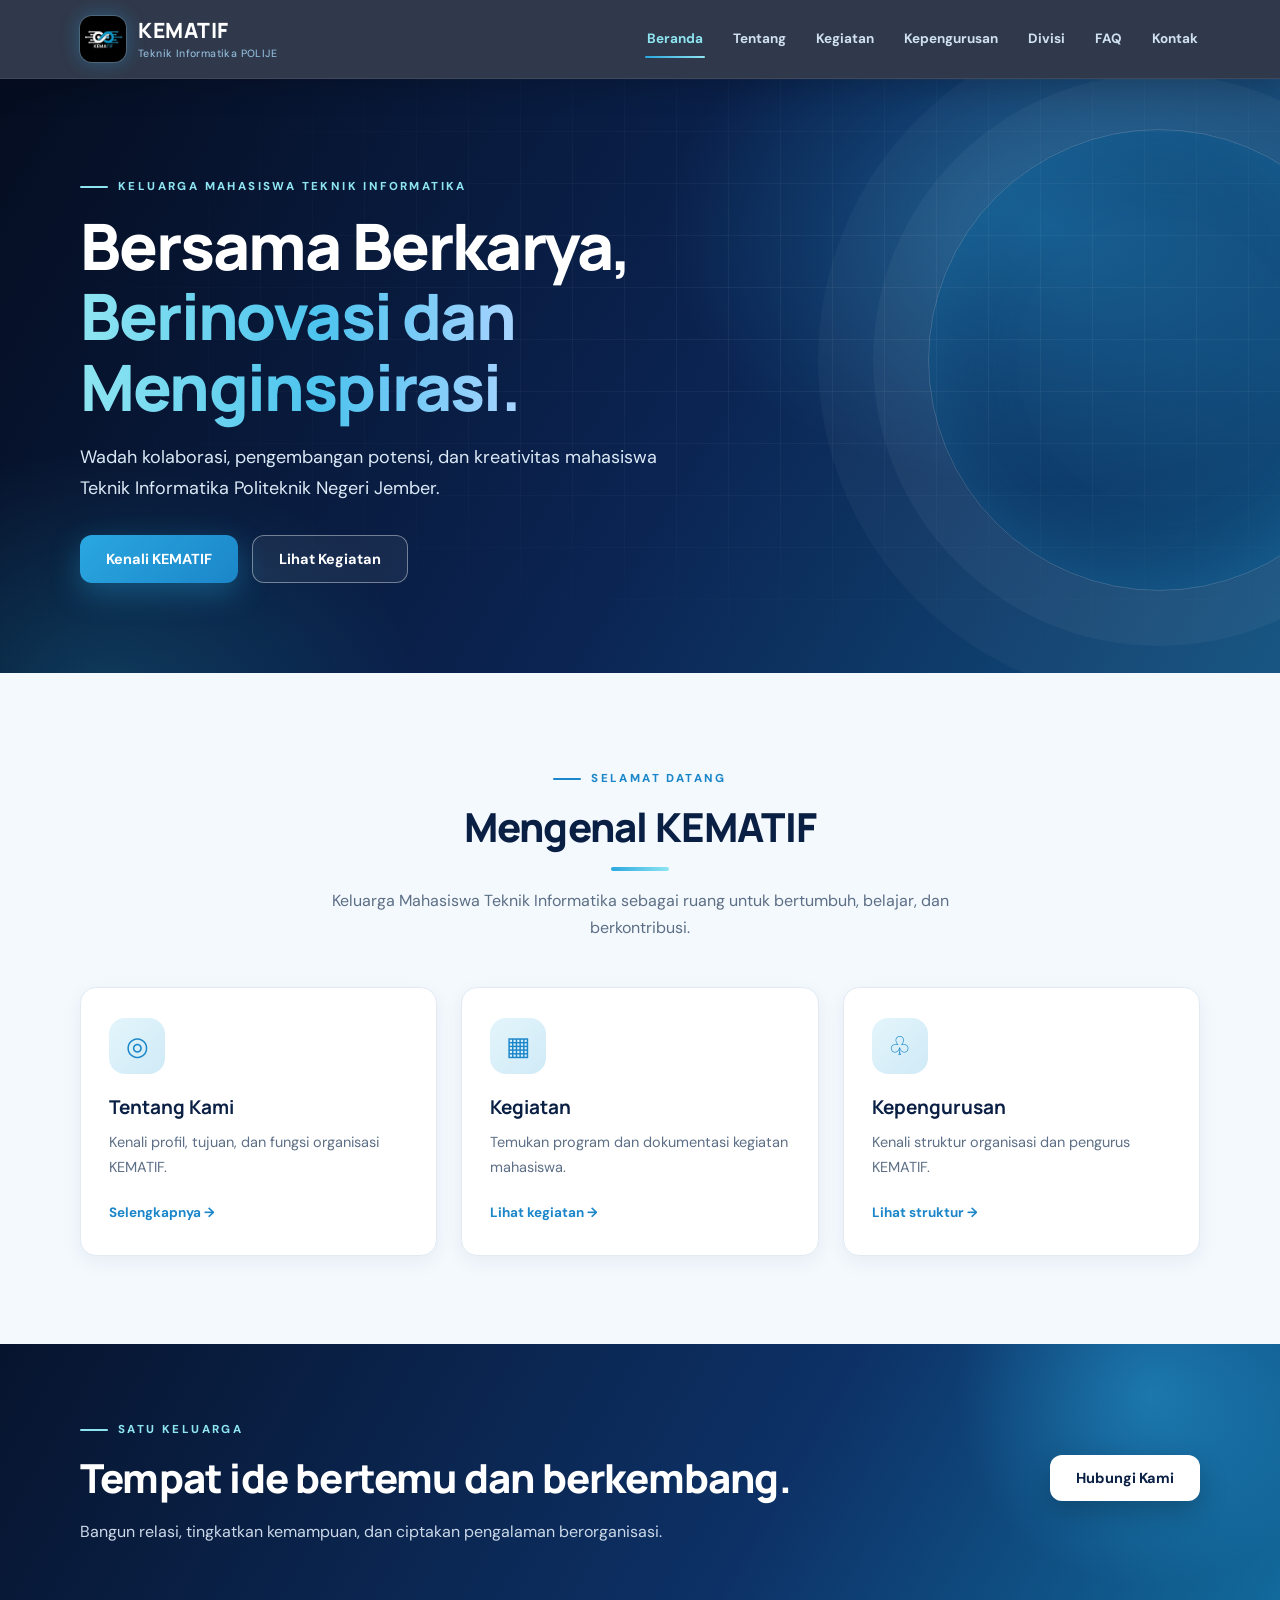
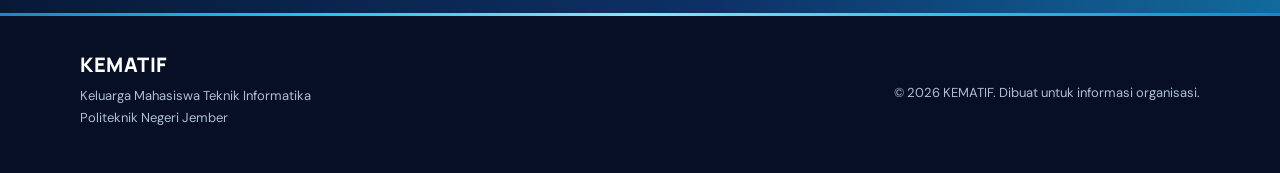
<file: index.html>
<!DOCTYPE html>
<html lang="en">
<head>
  <meta charset="UTF-8"><meta name="viewport" content="width=device-width, initial-scale=1.0">
  <title>KEMATIF | Keluarga Mahasiswa Teknik Informatika</title>
  <link rel="stylesheet" href="css/style.css">
</head>
<body>
<header class="site-header">
  <nav class="navbar container">
    <a class="brand" href="index.html">
      <img src="images/logo-kematif.png" alt="Logo KEMATIF" onerror="this.style.display='none'">
      <span>KEMATIF<small>Teknik Informatika POLIJE</small>
    </span>
    </a>
    <button class="menu-toggle" aria-label="Buka menu" aria-expanded="false">☰</button>
    <div class="nav-links">
      <a class="active" href="index.html">Beranda</a>
      <a href="tentang.html">Tentang</a>
      <a href="kegiatan.html">Kegiatan</a>
      <a href="kepengurusan.html">Kepengurusan</a>
      <a href="divisi.html">Divisi</a>
      <a href="faq.html">FAQ</a>
      <a href="kontak.html">Kontak</a>
    </div>
  </nav>
</header>
<main>
  <section class="hero">
    <div class="container hero-content">
      <p class="eyebrow">KELUARGA MAHASISWA TEKNIK INFORMATIKA</p>
      <h1>Bersama Berkarya,<br>
        <span>Berinovasi dan Menginspirasi.</span>
      </h1>
      <p>Wadah kolaborasi, pengembangan potensi, dan kreativitas mahasiswa Teknik Informatika Politeknik Negeri Jember.</p>
      <div class="hero-actions">
        <a class="btn primary" href="tentang.html">Kenali KEMATIF</a>
        <a class="btn outline" href="kegiatan.html">Lihat Kegiatan</a>
      </div>
    </div>
  </section>
  <section class="section container">
    <div class="section-heading">
      <p class="eyebrow">SELAMAT DATANG</p>
      <h2>Mengenal KEMATIF</h2>
      <p>Keluarga Mahasiswa Teknik Informatika sebagai ruang untuk bertumbuh, belajar, dan berkontribusi.</p>
    </div>
    <div class="feature-grid">
      <article class="feature-card">
        <div class="feature-icon">◎</div>
        <h3>Tentang Kami</h3>
        <p>Kenali profil, tujuan, dan fungsi organisasi KEMATIF.</p>
        <a href="tentang.html">Selengkapnya →</a>
      </article>
      <article class="feature-card">
        <div class="feature-icon">▦</div>
        <h3>Kegiatan</h3>
        <p>Temukan program dan dokumentasi kegiatan mahasiswa.</p>
        <a href="kegiatan.html">Lihat kegiatan →</a>
      </article>
      <article class="feature-card">
        <div class="feature-icon">♧</div>
        <h3>Kepengurusan</h3>
        <p>Kenali struktur organisasi dan pengurus KEMATIF.</p>
        <a href="kepengurusan.html">Lihat struktur →</a>
      </article>
    </div>
  </section>
  <section class="highlight">
    <div class="container highlight-inner"><div>
      <p class="eyebrow">SATU KELUARGA</p>
      <h2>Tempat ide bertemu dan berkembang.</h2>
      <p>Bangun relasi, tingkatkan kemampuan, dan ciptakan pengalaman berorganisasi.</p>
    </div>
    <a class="btn light" href="kontak.html">Hubungi Kami</a>
  </div>
</section>
</main>
<footer class="footer">
  <div class="container footer-inner">
    <div><strong>KEMATIF</strong>
      <p>Keluarga Mahasiswa Teknik Informatika<br>Politeknik Negeri Jember</p>
    </div>
    <div>
      <p>© <span id="year"></span>
         KEMATIF. Dibuat untuk informasi organisasi.
       </p>
      </div>
    </div>
  </footer>
<script src="js/script.js"></script>
</body>
</html>
</file>
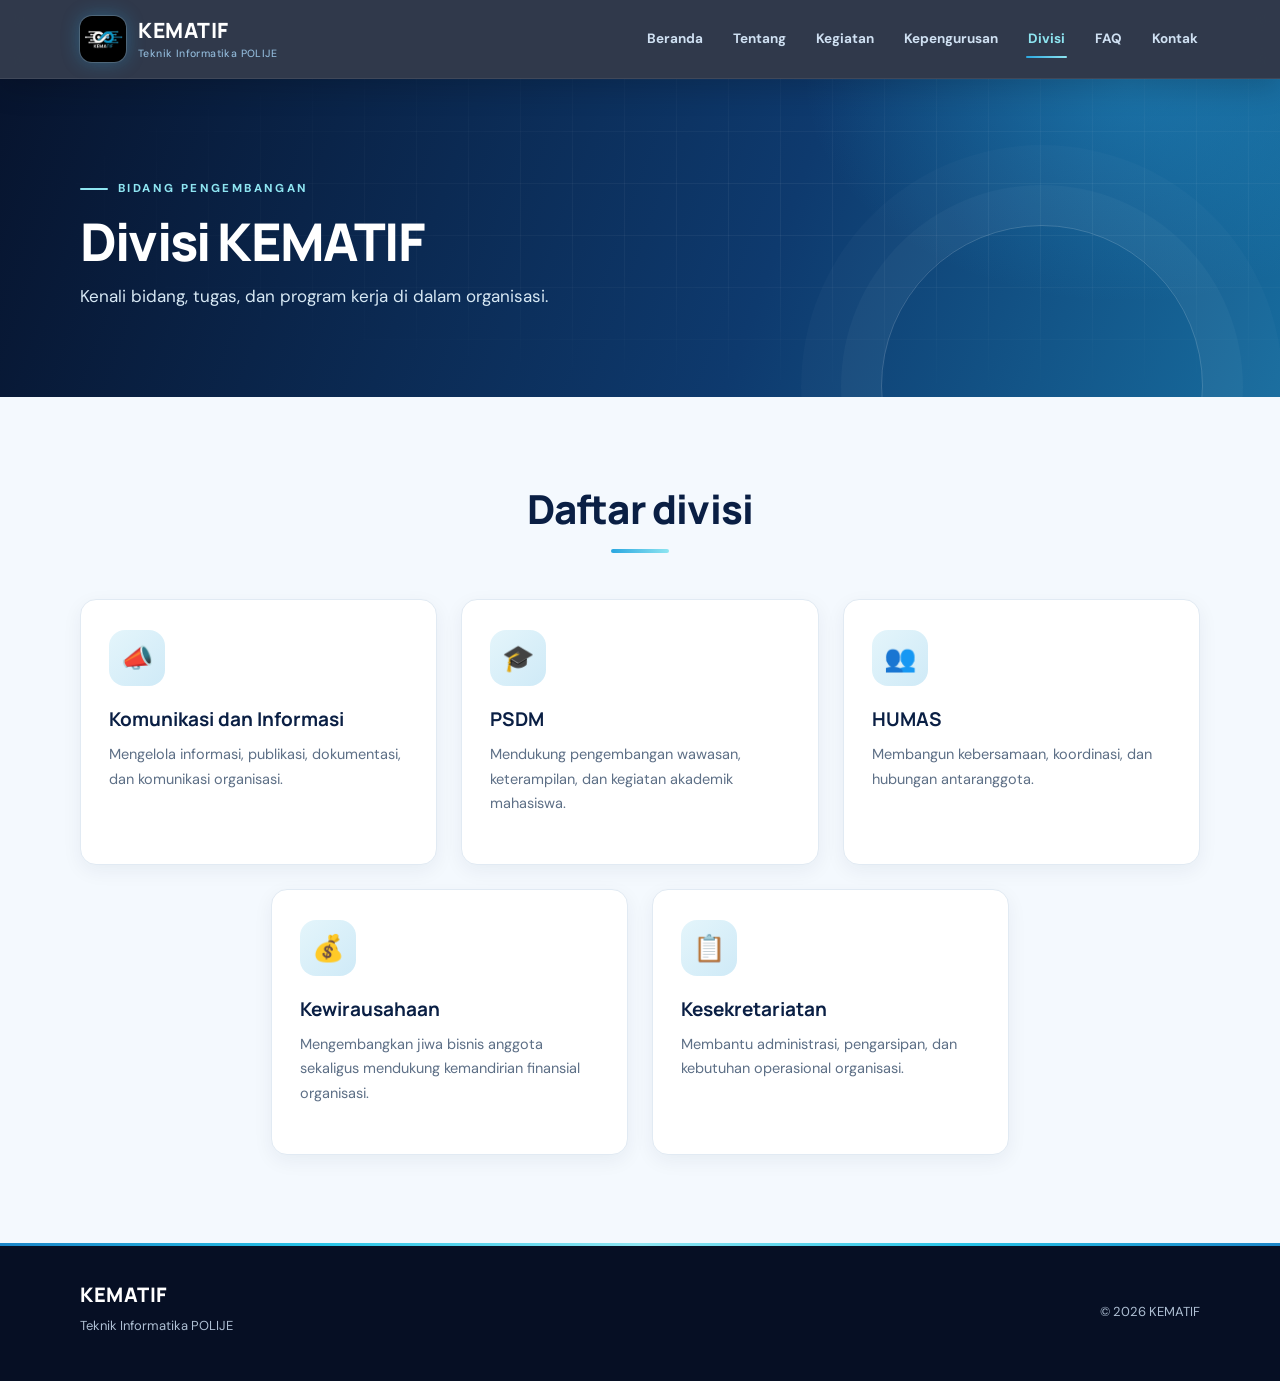
<file: divisi.html>
<!DOCTYPE html>
<html lang="id">
    <head>
        <meta charset="UTF-8">
        <meta name="viewport" content="width=device-width, initial-scale=1.0">
        <title>Divisi KEMATIF</title>
        <link rel="stylesheet" href="css/style.css">
    </head>
<body>
    <header class="site-header">
        <nav class="navbar container">
            <a class="brand" href="index.html">
                <img src="images/logo-kematif.png" alt="Logo KEMATIF" onerror="this.style.display='none'">
                <span>KEMATIF<small>Teknik Informatika POLIJE</small>
                </span>
            </a>
            <button class="menu-toggle" aria-label="Buka menu" aria-expanded="false">☰</button>
            <div class="nav-links"><a href="index.html">Beranda</a>
                <a href="tentang.html">Tentang</a>
                <a href="kegiatan.html">Kegiatan</a>
                <a href="kepengurusan.html">Kepengurusan</a>
                <a class="active" href="divisi.html">Divisi</a>
                <a href="faq.html">FAQ</a>
                <a href="kontak.html">Kontak</a>
            </div>
        </nav>
    </header>
<main>
    <section class="page-hero">
        <div class="container">
            <p class="eyebrow">BIDANG PENGEMBANGAN</p>
            <h1>Divisi KEMATIF</h1>
            <p>Kenali bidang, tugas, dan program kerja di dalam organisasi.</p>
        </div>
    </section>
<section class="section container">
    <div class="section-heading">
        <h2>Daftar divisi</h2>
        <p></p>
    </div>
    <div class="feature-grid">
        <article class="feature-card">
            <div class="feature-icon">📣</div>
            <h3>Komunikasi dan Informasi</h3>
            <p>Mengelola informasi, publikasi, dokumentasi, dan komunikasi organisasi.</p>
        </article><article class="feature-card">
            <div class="feature-icon">🎓</div>
            <h3>PSDM</h3>
            <p>Mendukung pengembangan wawasan, keterampilan, dan kegiatan akademik mahasiswa.</p>
        </article><article class="feature-card">
            <div class="feature-icon">👥</div>
            <h3>HUMAS</h3>
            <p>Membangun kebersamaan, koordinasi, dan hubungan antaranggota.</p>
        </article>
        <article class="feature-card">
            <div class="feature-icon">💰</div>
            <h3>Kewirausahaan</h3>
            <p>Mengembangkan jiwa bisnis anggota sekaligus mendukung kemandirian finansial organisasi.</p>
        </article>
        <article class="feature-card">
            <div class="feature-icon">📋</div>
            <h3>Kesekretariatan</h3>
            <p>Membantu administrasi, pengarsipan, dan kebutuhan operasional organisasi.</p>
        </article>
    </div>
</section>
</main>
<footer class="footer">
    <div class="container footer-inner">
        <div>
            <strong>KEMATIF</strong>
            <p>Teknik Informatika POLIJE</p>
        </div>
        <p>© <span id="year"></span> KEMATIF</p>
    </div>
</footer>
<script src="js/script.js"></script>
</body>
</html>
</file>
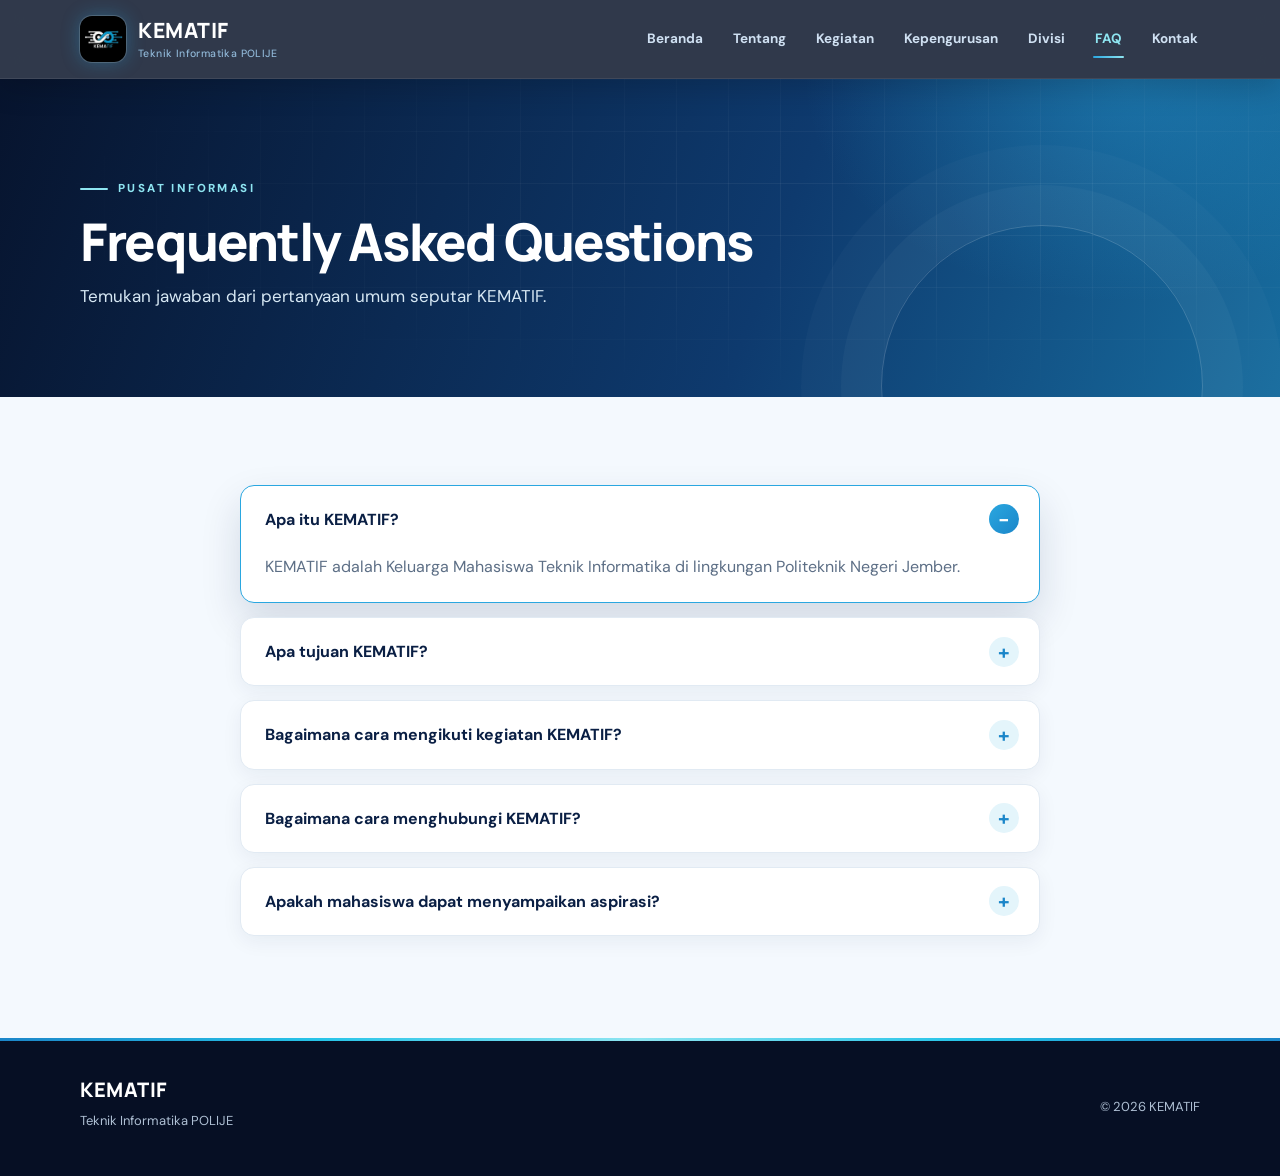
<file: faq.html>
<!DOCTYPE html>
<html lang="id">
    <head>
        <meta charset="UTF-8">
        <meta name="viewport" content="width=device-width, initial-scale=1.0">
        <title>FAQ KEMATIF</title>
        <link rel="stylesheet" href="css/style.css">
    </head>
<body>
    <header class="site-header">
        <nav class="navbar container">
            <a class="brand" href="index.html">
                <img src="images/logo-kematif.png" alt="Logo KEMATIF" onerror="this.style.display='none'">
                <span>KEMATIF<small>Teknik Informatika POLIJE</small>
                </span>
            </a>
            <button class="menu-toggle" aria-label="Buka menu" aria-expanded="false">☰</button>
            <div class="nav-links">
                <a href="index.html">Beranda</a>
                <a href="tentang.html">Tentang</a>
                <a href="kegiatan.html">Kegiatan</a>
                <a href="kepengurusan.html">Kepengurusan</a>
                <a href="divisi.html">Divisi</a>
                <a class="active" href="faq.html">FAQ</a>
                <a href="kontak.html">Kontak</a>
            </div>
        </nav>
    </header>
<main>
    <section class="page-hero">
        <div class="container">
            <p class="eyebrow">PUSAT INFORMASI</p>
            <h1>Frequently Asked Questions</h1>
            <p>Temukan jawaban dari pertanyaan umum seputar KEMATIF.</p>
        </div>
    </section>
<section class="section container narrow">
    <details open>
        <summary>Apa itu KEMATIF?</summary>
        <p>KEMATIF adalah Keluarga Mahasiswa Teknik Informatika di lingkungan Politeknik Negeri Jember.</p>
    </details>
    <details>
        <summary>Apa tujuan KEMATIF?</summary>
        <p>Menjadi wadah pengembangan potensi, aspirasi, komunikasi, dan kolaborasi mahasiswa.</p>
    </details>
    <details>
        <summary>Bagaimana cara mengikuti kegiatan KEMATIF?</summary>
        <p>Pantau informasi kegiatan melalui kanal komunikasi resmi KEMATIF atau hubungi pengurus.</p>
    </details>
    <details>
        <summary>Bagaimana cara menghubungi KEMATIF?</summary>
        <p>Kunjungi halaman Kontak untuk melihat informasi komunikasi organisasi.</p>
    </details>
    <details>
        <summary>Apakah mahasiswa dapat menyampaikan aspirasi?</summary>
        <p>Mahasiswa dapat menyampaikan aspirasi melalui pengurus atau kanal komunikasi resmi organisasi.</p>
    </details>
</section>
</main>
<footer class="footer">
    <div class="container footer-inner">
        <div>
            <strong>KEMATIF</strong>
            <p>Teknik Informatika POLIJE</p>
        </div>
        <p>© <span id="year"></span> KEMATIF</p>
    </div>
</footer>
<script src="js/script.js"></script>
</body>
</html>
</file>
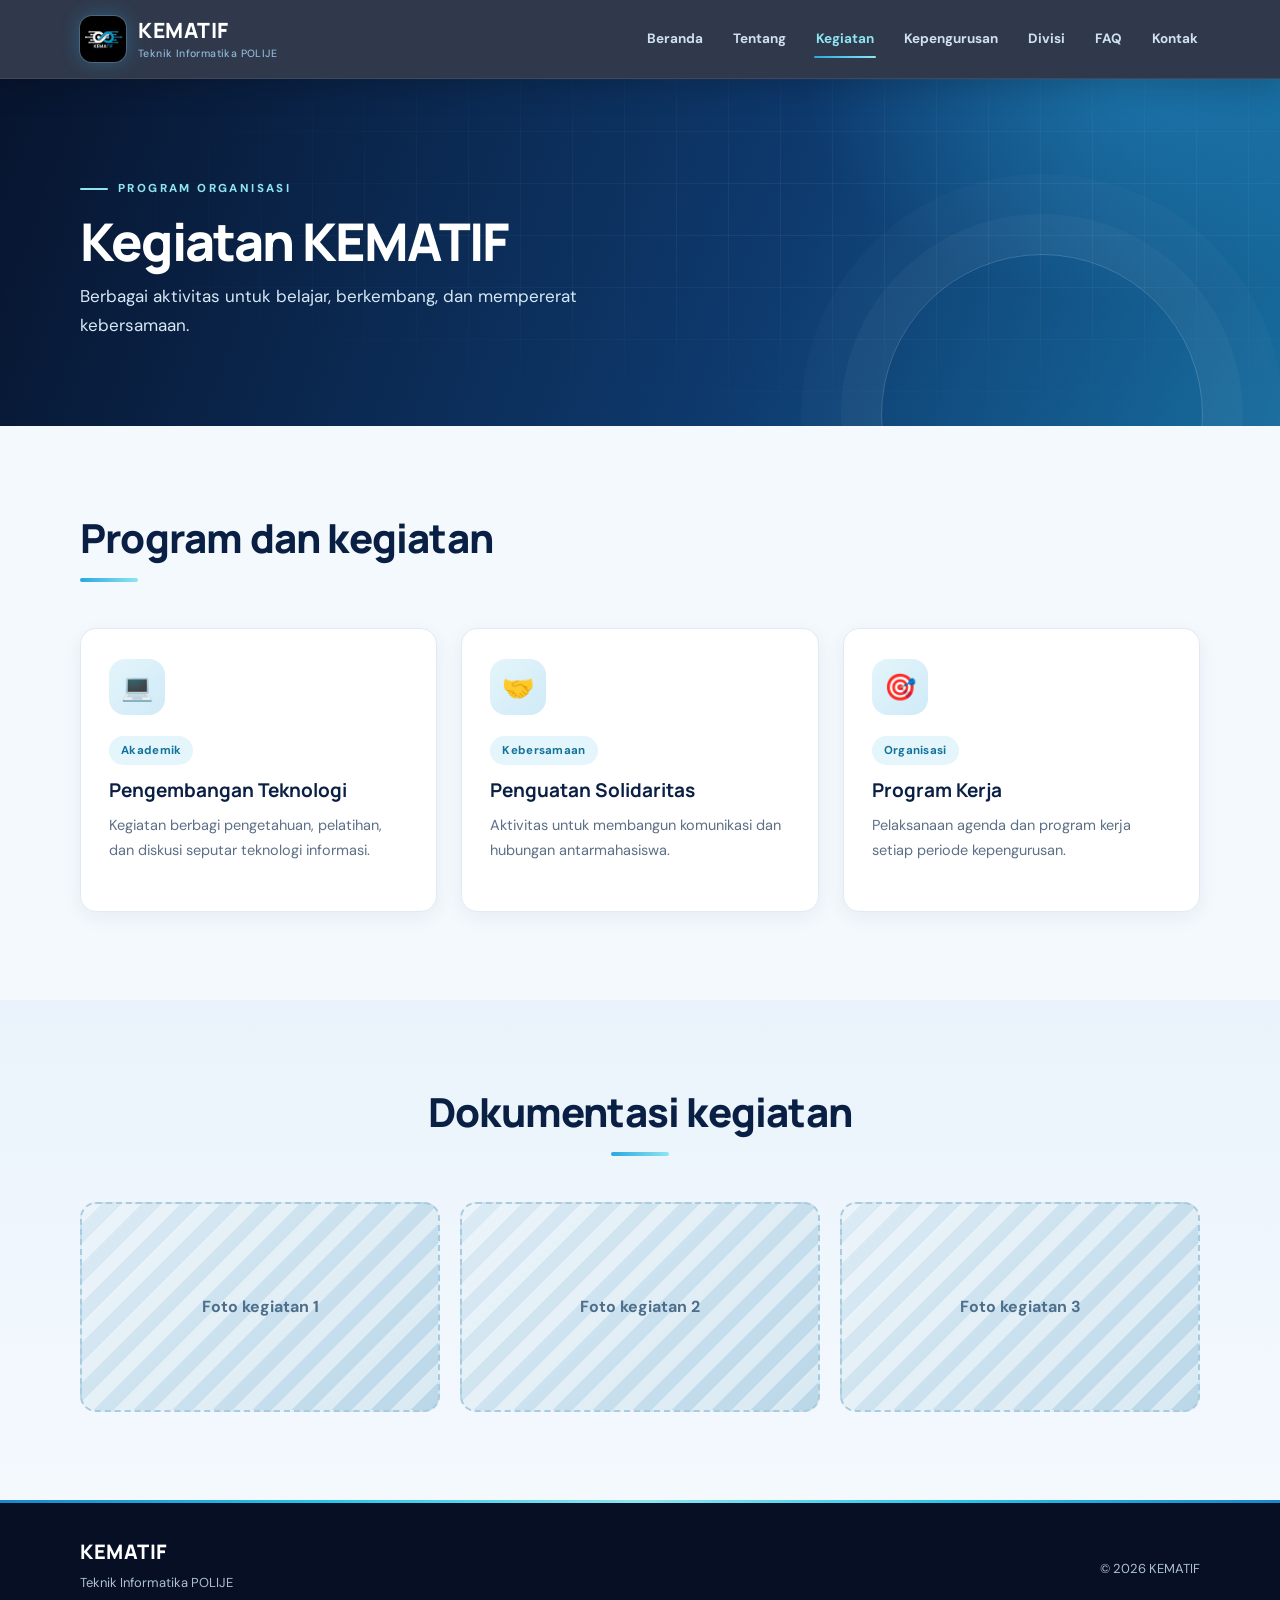
<file: kegiatan.html>
<!DOCTYPE html>
<html lang="id">
    <head>
        <meta charset="UTF-8">
        <meta name="viewport" content="width=device-width, initial-scale=1.0">
        <title>Kegiatan KEMATIF</title>
        <link rel="stylesheet" href="css/style.css">
    </head>
<body>
<header class="site-header">
    <nav class="navbar container">
        <a class="brand" href="index.html">
            <img src="images/logo-kematif.png" alt="Logo KEMATIF" onerror="this.style.display='none'">
            <span>KEMATIF<small>Teknik Informatika POLIJE</small>
            </span>
        </a>
        <button class="menu-toggle" aria-label="Buka menu" aria-expanded="false">☰</button>
        <div class="nav-links">
            <a href="index.html">Beranda</a>
            <a href="tentang.html">Tentang</a>
            <a class="active" href="kegiatan.html">Kegiatan</a>
            <a href="kepengurusan.html">Kepengurusan</a>
            <a href="divisi.html">Divisi</a>
            <a href="faq.html">FAQ</a>
            <a href="kontak.html">Kontak</a>
        </div>
    </nav>
</header>
<main>
    <section class="page-hero">
        <div class="container">
            <p class="eyebrow">PROGRAM ORGANISASI</p>
            <h1>Kegiatan KEMATIF</h1>
            <p>Berbagai aktivitas untuk belajar, berkembang, dan mempererat kebersamaan.</p>
        </div>
    </section>
<section class="section container">
    <div class="section-heading left">
        <h2>Program dan kegiatan</h2>
        <p>
        </p>
    </div>
    <div class="feature-grid">
        <article class="feature-card">
            <div class="feature-icon">💻</div>
            <span class="tag">Akademik</span>
            <h3>Pengembangan Teknologi</h3>
            <p>Kegiatan berbagi pengetahuan, pelatihan, dan diskusi seputar teknologi informasi.</p>
        </article>
        <article class="feature-card">
            <div class="feature-icon">🤝</div>
            <span class="tag">Kebersamaan</span>
            <h3>Penguatan Solidaritas</h3>
            <p>Aktivitas untuk membangun komunikasi dan hubungan antarmahasiswa.</p>
        </article>
        <article class="feature-card">
            <div class="feature-icon">🎯</div>
            <span class="tag">Organisasi</span>
            <h3>Program Kerja</h3>
            <p>Pelaksanaan agenda dan program kerja setiap periode kepengurusan.</p>
        </article>
    </div>
</section>
<section class="section soft">
    <div class="container">
        <div class="section-heading">
            <h2>Dokumentasi kegiatan</h2>
            <p>
            </p>
        </div>
        <div class="gallery-grid">
            <div class="gallery-placeholder">Foto kegiatan 1</div>
            <div class="gallery-placeholder">Foto kegiatan 2</div>
            <div class="gallery-placeholder">Foto kegiatan 3</div>
        </div>
    </div>
</section>
</main>
<footer class="footer">
    <div class="container footer-inner">
        <div>
            <strong>KEMATIF</strong>
            <p>Teknik Informatika POLIJE</p>
        </div>
        <p>© <span id="year"></span> KEMATIF</p>
    </div>
</footer>
<script src="js/script.js"></script>
</body>
</html>
</file>
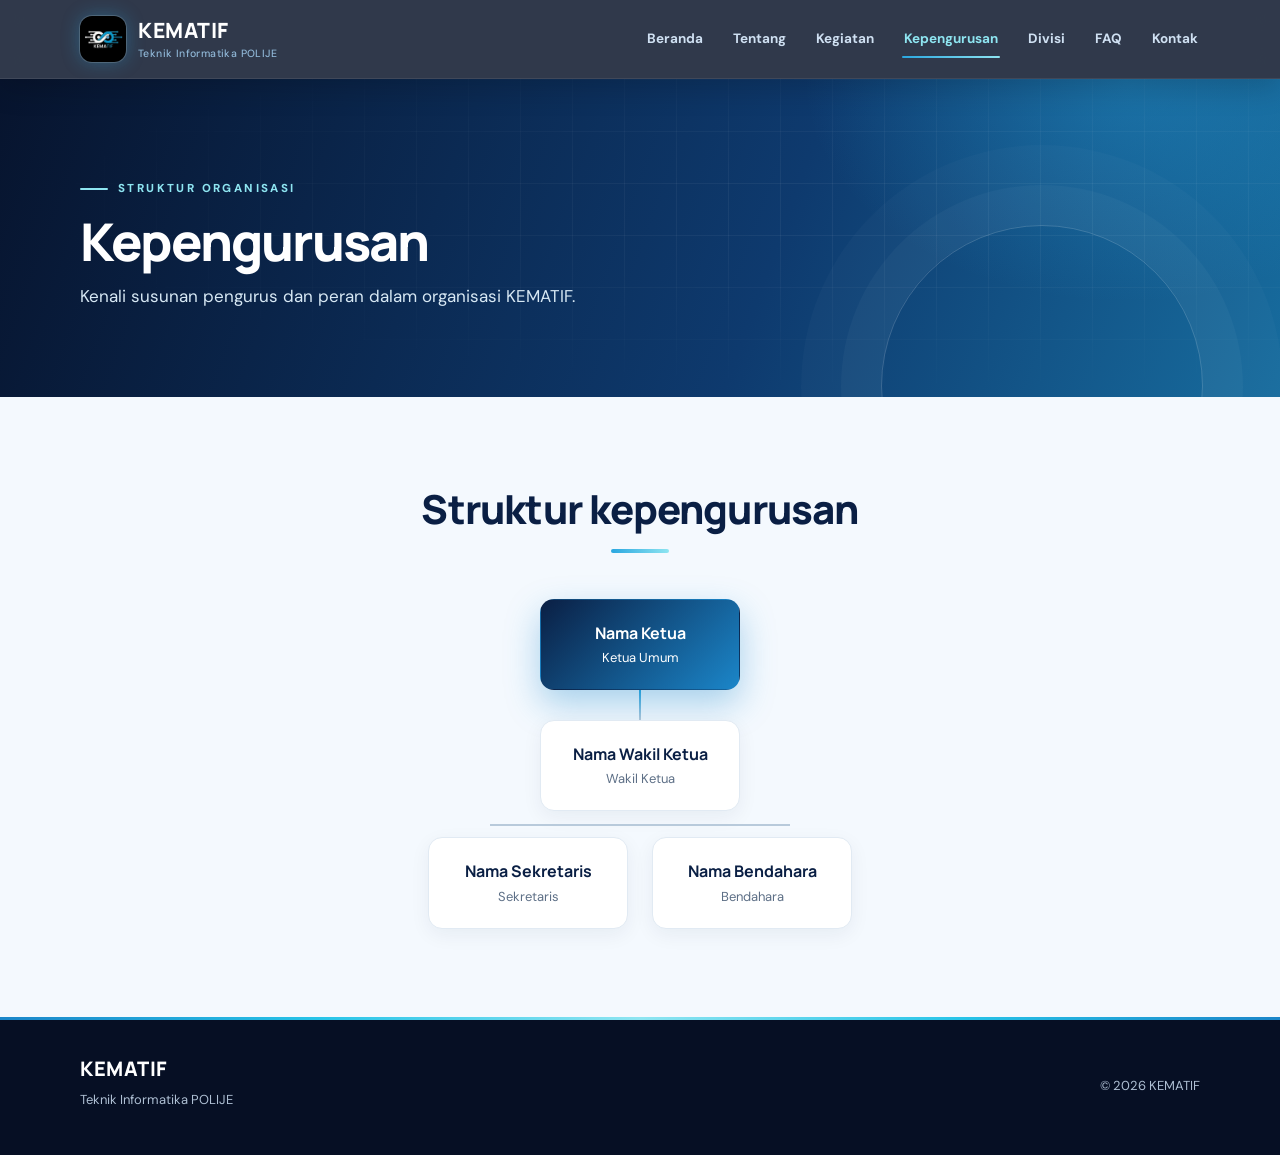
<file: kepengurusan.html>
<!DOCTYPE html>
<html lang="id">
    <head>
        <meta charset="UTF-8">
        <meta name="viewport" content="width=device-width, initial-scale=1.0">
        <title>Kepengurusan KEMATIF</title>
        <link rel="stylesheet" href="css/style.css">
    </head>
<body>
    <header class="site-header">
        <nav class="navbar container">
            <a class="brand" href="index.html">
                <img src="images/logo-kematif.png" alt="Logo KEMATIF" onerror="this.style.display='none'">
                <span>KEMATIF<small>Teknik Informatika POLIJE</small>
                </span>
            </a>
            <button class="menu-toggle" aria-label="Buka menu" aria-expanded="false">☰</button>
            <div class="nav-links">
                <a href="index.html">Beranda</a>
                <a href="tentang.html">Tentang</a>
                <a href="kegiatan.html">Kegiatan</a>
                <a class="active" href="kepengurusan.html">Kepengurusan</a>
                <a href="divisi.html">Divisi</a>
                <a href="faq.html">FAQ</a>
                <a href="kontak.html">Kontak</a>
            </div>
        </nav>
    </header>
<main>
    <section class="page-hero">
        <div class="container">
            <p class="eyebrow">STRUKTUR ORGANISASI</p>
            <h1>Kepengurusan</h1>
            <p>Kenali susunan pengurus dan peran dalam organisasi KEMATIF.</p>
        </div>
    </section>
<section class="section container">
    <div class="section-heading">
        <h2>Struktur kepengurusan</h2>
        <p></p>
    </div>
    <div class="org-chart">
        <div class="person main-person">
            <strong>Nama Ketua</strong>
            <span>Ketua Umum</span>
        </div>
        <div class="org-connector"></div>
        <div class="person">
            <strong>Nama Wakil Ketua</strong>
            <span>Wakil Ketua</span>
        </div>
        <div class="org-branches"><div class="person">
            <strong>Nama Sekretaris</strong>
            <span>Sekretaris</span>
        </div>
        <div class="person">
            <strong>Nama Bendahara</strong>
            <span>Bendahara</span>
        </div>
    </div>
</div>
</section>
</main>
<footer class="footer">
    <div class="container footer-inner">
        <div>
            <strong>KEMATIF</strong>
            <p>Teknik Informatika POLIJE</p>
        </div>
        <p>© <span id="year"></span>
             KEMATIF</p>
            </div>
        </footer>
        <script src="js/script.js"></script>
    </body>
</html>
</file>
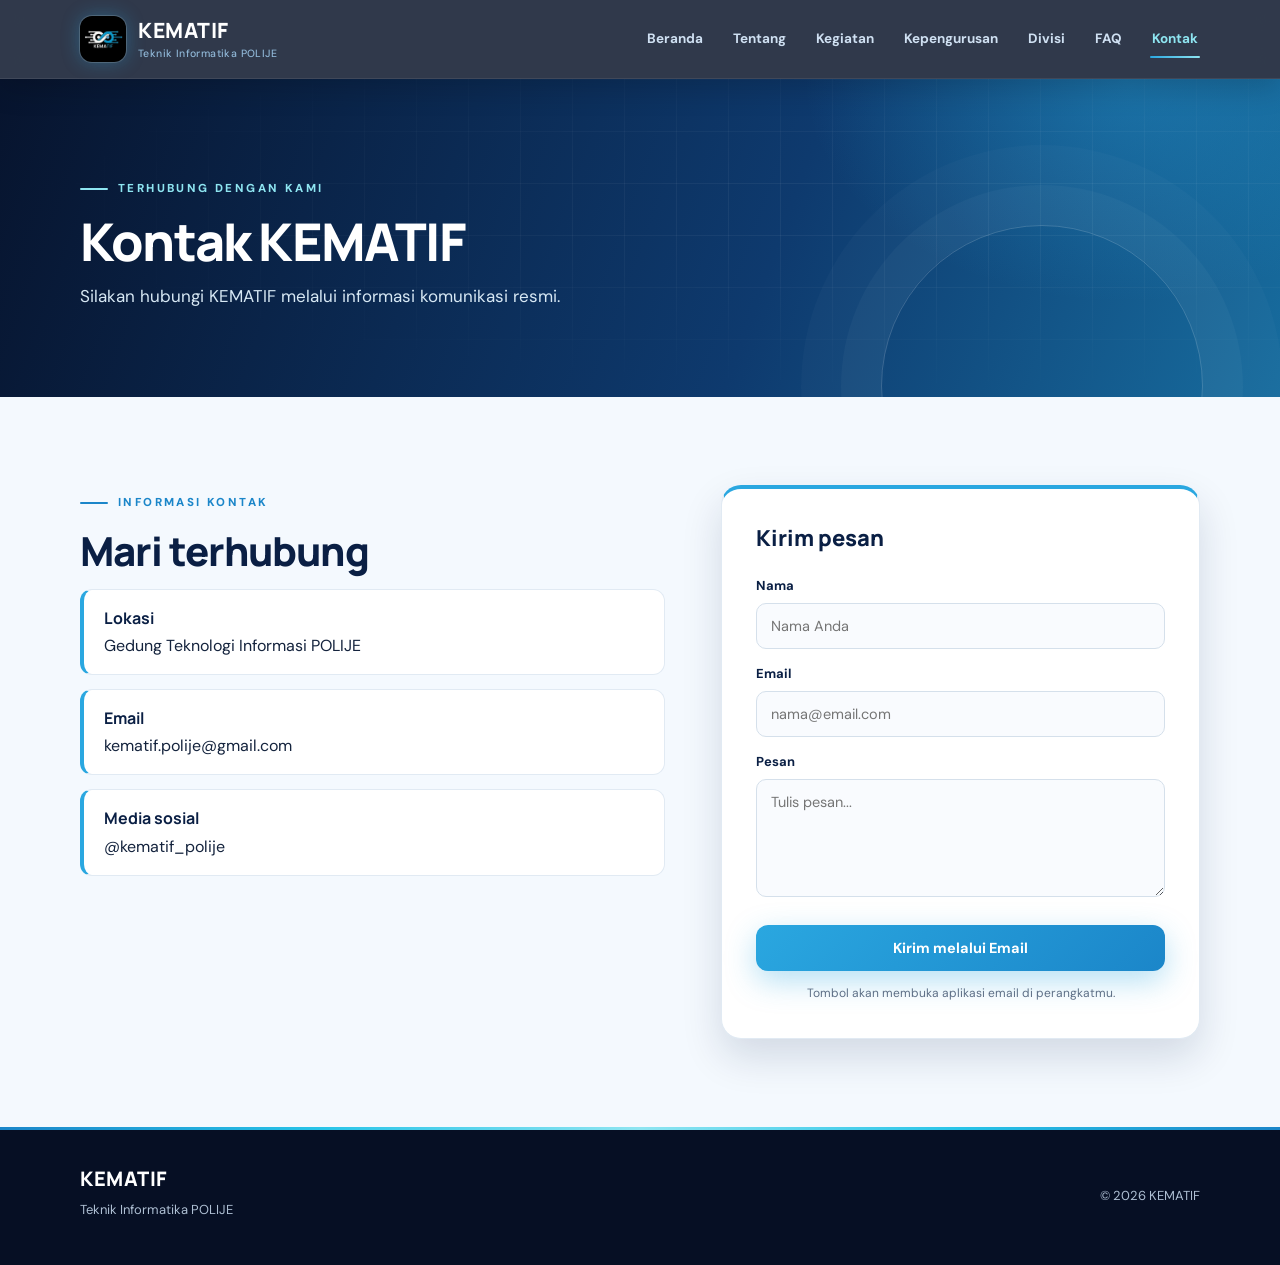
<file: kontak.html>
<!DOCTYPE html>
<html lang="id">
    <head>
        <meta charset="UTF-8">
        <meta name="viewport" content="width=device-width, initial-scale=1.0">
        <title>Kontak KEMATIF</title>
        <link rel="stylesheet" href="css/style.css">
    </head>
<body>
    <header class="site-header">
        <nav class="navbar container">
            <a class="brand" href="index.html">
                <img src="images/logo-kematif.png" alt="Logo KEMATIF" onerror="this.style.display='none'">
                <span>KEMATIF<small>Teknik Informatika POLIJE</small>
                </span>
            </a>
            <button class="menu-toggle" aria-label="Buka menu" aria-expanded="false">☰</button>
            <div class="nav-links">
                <a href="index.html">Beranda</a>
                <a href="tentang.html">Tentang</a>
                <a href="kegiatan.html">Kegiatan</a>
                <a href="kepengurusan.html">Kepengurusan</a>
                <a href="divisi.html">Divisi</a>
                <a href="faq.html">FAQ</a>
                <a class="active" href="kontak.html">Kontak</a>
            </div>
        </nav>
    </header>
<main>
    <section class="page-hero">
        <div class="container">
            <p class="eyebrow">TERHUBUNG DENGAN KAMI</p>
            <h1>Kontak KEMATIF</h1>
            <p>Silakan hubungi KEMATIF melalui informasi komunikasi resmi.</p>
        </div>
    </section>
<section class="section container two-col">
    <div><p class="eyebrow">INFORMASI KONTAK</p>
        <h2>Mari terhubung</h2>
        <div class="contact-item">
            <b>Lokasi</b>
            <a href="https://maps.app.goo.gl/iRoEJ1oJfHphNW37A?g_st=ac" target="_blank" rel="noopener noreferrer">Gedung Teknologi Informasi POLIJE</a>
        </div>
        <div class="contact-item">
            <b>Email</b>
            <a href="https://mail.google.com/mail/?view=cm&fs=1&to=kematif.polije@gmail.com" target="_blank" rel="noopener noreferrer">kematif.polije@gmail.com</a>
        </div>
        <div class="contact-item">
            <b>Media sosial</b>
            <a href="https://www.instagram.com/kematif_polije?cnvx=ZzZxbnBtdDdtem9o" target="_blank" rel="noopener noreferrer">@kematif_polije</a>
        </div>
    </div>
    <form class="contact-form" id="contactForm">
        <h3>Kirim pesan</h3>
        <label for="nama">Nama</label>
        <input id="nama" name="nama" required placeholder="Nama Anda">
        <label for="email">Email</label>
        <input id="email" name="email" type="email" required placeholder="nama@email.com">
        <label for="pesan">Pesan</label>
        <textarea id="pesan" name="pesan" rows="5" required placeholder="Tulis pesan..."></textarea>
        <button class="btn primary" type="submit">Kirim melalui Email</button>
        <p class="form-note" id="formNote">Tombol akan membuka aplikasi email di perangkatmu.</p>
    </form>
</section>
</main>
<footer class="footer">
    <div class="container footer-inner">
        <div>
            <strong>KEMATIF</strong>
            <p>Teknik Informatika POLIJE</p>
        </div>
        <p>© <span id="year"></span> KEMATIF</p>
    </div>
</footer>
<script src="js/script.js"></script>
</body>
</html>
</file>
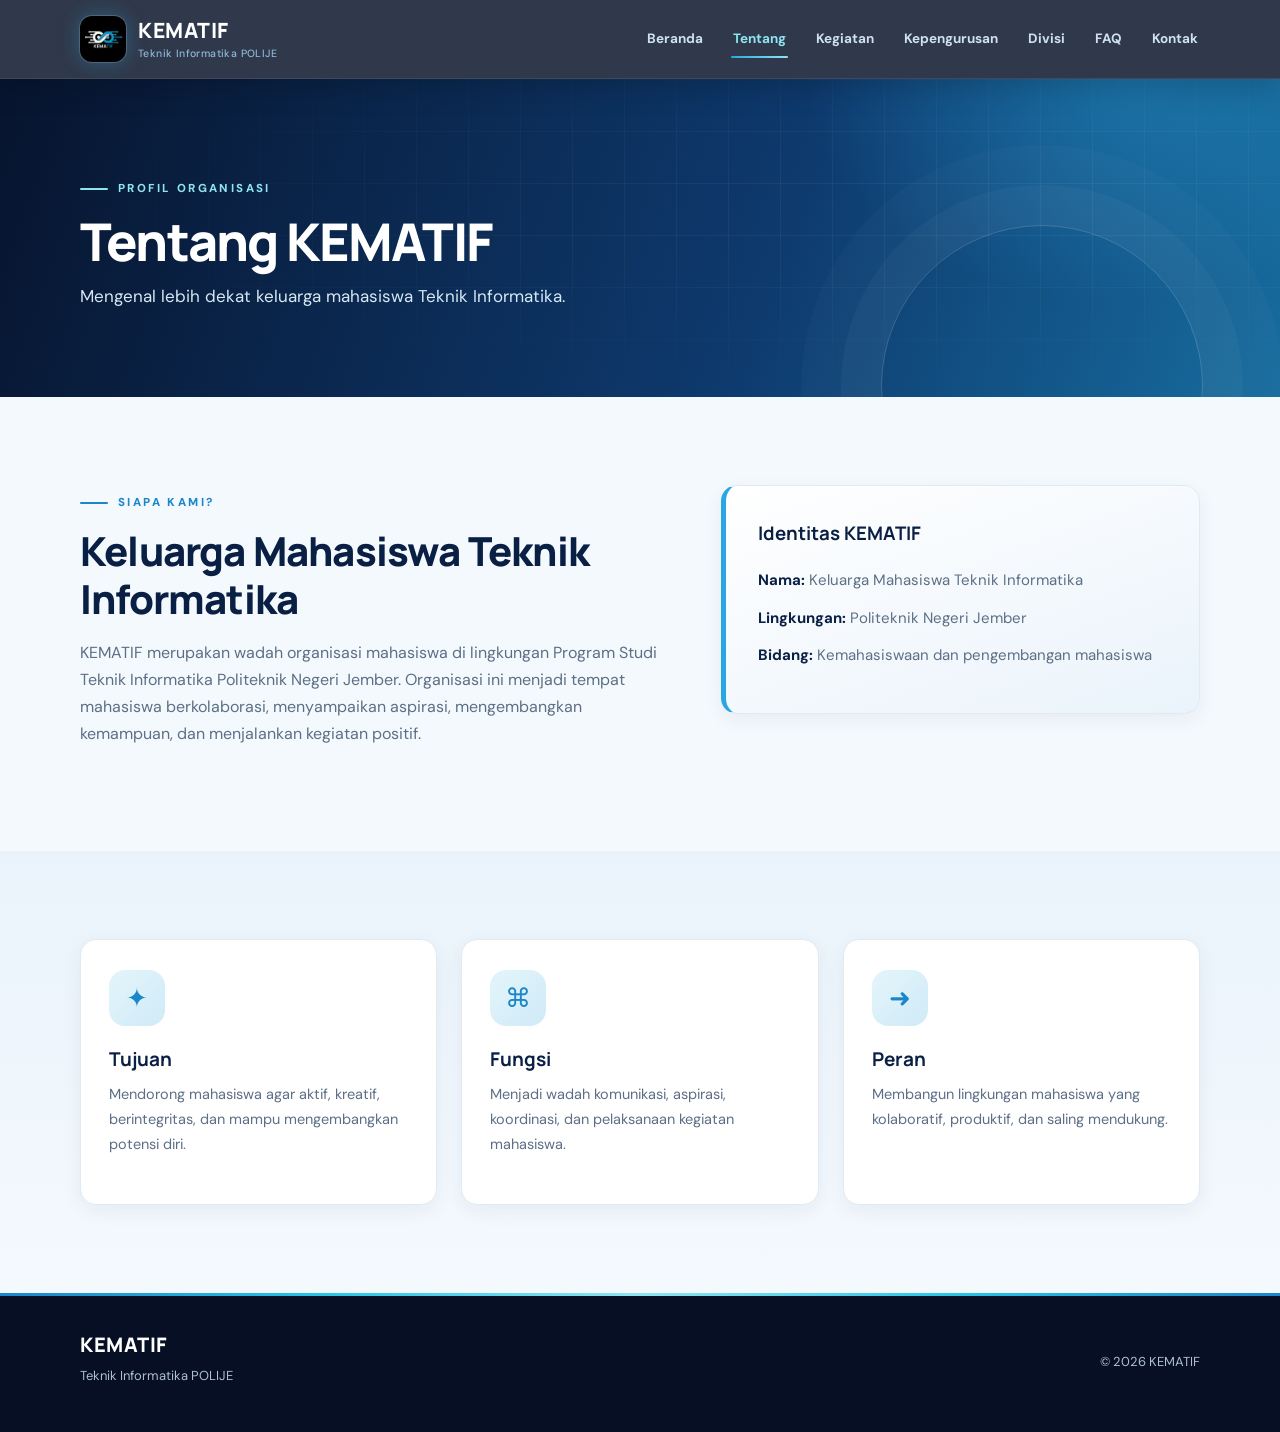
<file: tentang.html>
<!DOCTYPE html><html lang="id">
    <head>
        <meta charset="UTF-8">
        <meta name="viewport" content="width=device-width, initial-scale=1.0">
        <title>Tentang KEMATIF</title>
        <link rel="stylesheet" href="css/style.css">
    </head>
<body>
    <header class="site-header">
        <nav class="navbar container">
            <a class="brand" href="index.html">
                <img src="images/logo-kematif.png" alt="Logo KEMATIF" onerror="this.style.display='none'">
                <span>KEMATIF<small>Teknik Informatika POLIJE</small></span>
            </a>
            <button class="menu-toggle" aria-label="Buka menu" aria-expanded="false">☰</button>
            <div class="nav-links">
                <a href="index.html">Beranda</a>
                <a class="active" href="tentang.html">Tentang</a>
                <a href="kegiatan.html">Kegiatan</a>
                <a href="kepengurusan.html">Kepengurusan</a>
                <a href="divisi.html">Divisi</a>
                <a href="faq.html">FAQ</a>
                <a href="kontak.html">Kontak</a>
            </div>
        </nav>
    </header>
<main>
    <section class="page-hero">
        <div class="container">
            <p class="eyebrow">PROFIL ORGANISASI</p>
            <h1>Tentang KEMATIF</h1>
            <p>Mengenal lebih dekat keluarga mahasiswa Teknik Informatika.</p>
        </div>
    </section>
    <section class="section container two-col">
        <div>
            <p class="eyebrow">SIAPA KAMI?</p>
            <h2>Keluarga Mahasiswa Teknik Informatika</h2>
            <p>KEMATIF merupakan wadah organisasi mahasiswa di lingkungan Program Studi Teknik Informatika Politeknik Negeri Jember. Organisasi ini menjadi tempat mahasiswa berkolaborasi, menyampaikan aspirasi, mengembangkan kemampuan, dan menjalankan kegiatan positif.</p>
        </div>
        <div class="info-panel">
            <h3>Identitas KEMATIF</h3>
            <p><b>Nama:</b> Keluarga Mahasiswa Teknik Informatika</p>
            <p><b>Lingkungan:</b> Politeknik Negeri Jember</p>
            <p><b>Bidang:</b> Kemahasiswaan dan pengembangan mahasiswa</p>
        </div>
    </section>
    <section class="section soft">
        <div class="container feature-grid">
            <article class="feature-card">
                <div class="feature-icon">✦</div>
                <h3>Tujuan</h3>
                <p>Mendorong mahasiswa agar aktif, kreatif, berintegritas, dan mampu mengembangkan potensi diri.</p>
            </article>
            <article class="feature-card">
                <div class="feature-icon">⌘</div>
                <h3>Fungsi</h3>
                <p>Menjadi wadah komunikasi, aspirasi, koordinasi, dan pelaksanaan kegiatan mahasiswa.</p>
            </article>
            <article class="feature-card">
                <div class="feature-icon">➜</div>
                <h3>Peran</h3>
                <p>Membangun lingkungan mahasiswa yang kolaboratif, produktif, dan saling mendukung.</p>
            </article>
        </div>
    </section>
</main>

<footer class="footer">
    <div class="container footer-inner">
        <div>
            <strong>KEMATIF</strong>
            <p>Teknik Informatika POLIJE</p>
        </div>
        <p>© <span id="year"></span> KEMATIF</p>
    </div>
</footer>
<script src="js/script.js">

</script>
</body>
</html>
</file>
<file: css/style.css>
@import url('https://fonts.googleapis.com/css2?family=DM+Sans:wght@400;500;600;700&family=Manrope:wght@400;500;600;700;800&display=swap');

/* ---------- 1. VARIABEL WARNA (di sini untuk ubah tema) ---------- */
:root {
    --navy-deep: #060f24;
    --navy: #0a1f44;
    --navy-mid: #0d3166;
    --blue: #1b86c9;
    --sky: #2aa7e0;
    --cyan: #27c4e8;
    --ice: #8ee5f1;
    --ink: #14233d;
    --muted: #5d6f86;
    --pale: #f4f9fe;
    --soft: #eaf3fb;
    --line: #e1eaf3;
    --white: #ffffff;

    --radius: 16px;
    --shadow-sm: 0 6px 20px rgba(10, 31, 68, .06);
    --shadow-md: 0 18px 40px rgba(10, 31, 68, .14);
    --glow: 0 10px 30px rgba(42, 167, 224, .35);

}

/* ---------- 2. DASAR ---------- */
* {
    box-sizing: border-box;
}

html {
    scroll-behavior: smooth;
    scroll-padding-top: 90px;
}

body {
    margin: 0;
    font-family: 'DM Sans', sans-serif;
    color: var(--ink);
    background: var(--pale);
    line-height: 1.7;
    -webkit-font-smoothing: antialiased;
}

a {
    color: inherit;
    text-decoration: none;
}

img {
    max-width: 100%;
}

::selection {
    background: var(--sky);
    color: #fff;
}

:focus-visible {
    outline: 3px solid var(--cyan);
    outline-offset: 3px;
    border-radius: 6px;
}

.container {
    width: min(1120px, calc(100% - 40px));
    margin: auto;
}

/* ---------- 3. NAVBAR ---------- */
.site-header {
    position: sticky;
    top: 0;
    z-index: 50;
    background: rgba(6, 15, 36, .82);
    -webkit-backdrop-filter: blur(14px) saturate(160%);
    backdrop-filter: blur(14px) saturate(160%);
    border-bottom: 1px solid rgba(255, 255, 255, .08);
    box-shadow: 0 8px 30px rgba(0, 0, 0, .18);
}

.navbar {
    min-height: 78px;
    display: flex;
    align-items: center;
    justify-content: space-between;
    gap: 24px;
}

.brand {
    display: flex;
    align-items: center;
    gap: 12px;
    font-family: Manrope, sans-serif;
    font-size: 21px;
    font-weight: 800;
    color: #fff;
    line-height: 1.15;
    letter-spacing: .5px;
}

.brand img {
    width: 46px;
    height: 46px;
    object-fit: contain;
    border-radius: 12px;
    background: #000;
    box-shadow: 0 0 0 1px rgba(255, 255, 255, .15), 0 0 18px rgba(42, 167, 224, .35);
    transition: transform .3s ease, box-shadow .3s ease;
}

.brand:hover img {
    transform: rotate(-6deg) scale(1.06);
    box-shadow: 0 0 0 1px rgba(255, 255, 255, .25), 0 0 26px rgba(42, 167, 224, .6);
}

.brand small {
    display: block;
    font: 500 10.5px 'DM Sans', sans-serif;
    color: #8fb6d6;
    letter-spacing: .4px;
    margin-top: 4px;
}

.nav-links {
    display: flex;
    align-items: center;
    gap: 26px;
}

.nav-links a {
    position: relative;
    padding: 6px 2px;
    font-size: 13.5px;
    font-weight: 700;
    color: #cfe0f2;
    transition: color .25s ease;
}

.nav-links a::after {
    content: "";
    position: absolute;
    left: 0;
    right: 0;
    bottom: -2px;
    height: 2px;
    border-radius: 2px;
    background: linear-gradient(90deg, var(--sky), var(--ice));
    transform: scaleX(0);
    transform-origin: left;
    transition: transform .3s ease;
}

.nav-links a:hover {
    color: #fff;
}

.nav-links a.active {
    color: var(--ice);
}

.nav-links a:hover::after,
.nav-links a.active::after {
    transform: scaleX(1);
}

.menu-toggle {
    display: none;
    border: 1px solid rgba(255, 255, 255, .18);
    background: rgba(255, 255, 255, .08);
    padding: 8px 13px;
    border-radius: 10px;
    font-size: 22px;
    color: #fff;
    cursor: pointer;
    transition: background .2s ease;
}

.menu-toggle:hover {
    background: rgba(255, 255, 255, .16);
}

/* ---------- 4. HERO (halaman Beranda) ---------- */
.hero {
    position: relative;
    overflow: hidden;
    min-height: 580px;
    display: flex;
    align-items: center;
    color: #fff;
    background:
        radial-gradient(620px 420px at 82% 25%, rgba(42, 167, 224, .38), transparent 62%),
        radial-gradient(520px 420px at 8% 105%, rgba(39, 196, 232, .2), transparent 60%),
        linear-gradient(120deg, #050d20 0%, #0b2452 55%, #11507f 100%);
}

/* pola garis seperti sirkuit */
.hero::before,
.page-hero::before {
    content: "";
    position: absolute;
    inset: 0;
    background-image:
        linear-gradient(rgba(255, 255, 255, .05) 1px, transparent 1px),
        linear-gradient(90deg, rgba(255, 255, 255, .05) 1px, transparent 1px);
    background-size: 52px 52px;
    -webkit-mask-image: radial-gradient(ellipse at 72% 40%, #000 15%, transparent 72%);
    mask-image: radial-gradient(ellipse at 72% 40%, #000 15%, transparent 72%);
    pointer-events: none;
}

/* lingkaran dekoratif yang melayang pelan */
.hero::after {
    content: "";
    position: absolute;
    width: 460px;
    height: 460px;
    right: -110px;
    top: 50px;
    border-radius: 50%;
    border: 1px solid rgba(255, 255, 255, .2);
    box-shadow:
        0 0 0 55px rgba(255, 255, 255, .04),
        0 0 0 110px rgba(255, 255, 255, .03),
        inset 0 0 80px rgba(42, 167, 224, .25);
    animation: float 9s ease-in-out infinite;
    pointer-events: none;
}

.hero-content {
    position: relative;
    z-index: 1;
    padding: 90px 0;
    max-width: none;
}

.hero-content > * {
    max-width: 760px;
}

.eyebrow {
    display: inline-flex;
    align-items: center;
    gap: 10px;
    font-size: 11.5px;
    letter-spacing: 2.4px;
    font-weight: 800;
    color: var(--sky);
    margin: 0 0 14px;
}

.eyebrow::before {
    content: "";
    width: 28px;
    height: 2px;
    border-radius: 2px;
    background: currentColor;
}

.hero .eyebrow,
.page-hero .eyebrow {
    color: var(--ice);
}

.hero h1,
.page-hero h1 {
    font: 800 clamp(38px, 5.4vw, 64px)/1.1 Manrope, sans-serif;
    margin: 0 0 20px;
    letter-spacing: -1.8px;
}

.hero h1 span {
    background: linear-gradient(90deg, #8ee5f1 0%, #4cc3ee 55%, #a7d4ff 100%);
    -webkit-background-clip: text;
    background-clip: text;
    -webkit-text-fill-color: transparent;
    color: transparent;
    -webkit-box-decoration-break: clone;
    box-decoration-break: clone;
}

.hero-content > p:not(.eyebrow) {
    max-width: 620px;
    color: #dbe9f6;
    font-size: 18px;
}

.hero-actions {
    display: flex;
    gap: 14px;
    margin-top: 32px;
    flex-wrap: wrap;
}

/* ---------- 5. TOMBOL ---------- */
.btn {
    display: inline-flex;
    align-items: center;
    justify-content: center;
    border: 0;
    border-radius: 12px;
    padding: 14px 26px;
    font: 700 14.5px 'DM Sans', sans-serif;
    cursor: pointer;
    transition: transform .25s ease, box-shadow .25s ease, background .25s ease, border-color .25s ease;
}

.btn:hover {
    transform: translateY(-3px);
}

.btn:active {
    transform: translateY(-1px);
}

.primary {
    background: linear-gradient(135deg, var(--sky), var(--blue));
    color: #fff;
    box-shadow: var(--glow);
}

.primary:hover {
    box-shadow: 0 16px 38px rgba(42, 167, 224, .5);
}

.outline {
    border: 1px solid rgba(255, 255, 255, .4);
    color: #fff;
    background: rgba(255, 255, 255, .06);
    -webkit-backdrop-filter: blur(6px);
    backdrop-filter: blur(6px);
}

.outline:hover {
    background: rgba(255, 255, 255, .16);
    border-color: var(--ice);
}

.light {
    background: #fff;
    color: var(--navy);
    box-shadow: 0 10px 28px rgba(0, 0, 0, .22);
    white-space: nowrap;
}

.light:hover {
    background: var(--ice);
}

/* ---------- 6. SECTION & JUDUL ---------- */
.section {
    padding-top: 88px;
    padding-bottom: 88px;
}

.section-heading {
    text-align: center;
    max-width: 680px;
    margin: 0 auto 46px;
}

.section-heading .eyebrow {
    color: var(--blue);
}

.section-heading h2,
.two-col h2,
.highlight h2 {
    font: 800 clamp(28px, 3.2vw, 40px)/1.2 Manrope, sans-serif;
    color: var(--navy);
    margin: 0 0 12px;
    letter-spacing: -.8px;
}

/* garis aksen di bawah judul */
.section-heading h2::after {
    content: "";
    display: block;
    width: 58px;
    height: 4px;
    border-radius: 4px;
    margin: 16px auto 0;
    background: linear-gradient(90deg, var(--sky), var(--ice));
}

.section-heading.left h2::after {
    margin-left: 0;
}

.section-heading p,
.two-col p {
    color: var(--muted);
}

.section-heading.left {
    text-align: left;
    margin-left: 0;
}

.soft {
    background: linear-gradient(180deg, var(--soft), var(--pale));
}

/* ---------- 7. KARTU ---------- */
.feature-grid {
    display: flex;
    flex-wrap: wrap;
    justify-content: center; /* baris terakhir otomatis ketengah */
    gap: 24px;
}

/* 3 kartu per baris, 48px = 2 gap x 24px */
.feature-grid > .feature-card {
    flex: 0 1 calc((100% - 48px) / 3);
}

.feature-card {
    position: relative;
    overflow: hidden;
    background: #fff;
    border: 1px solid var(--line);
    border-radius: var(--radius);
    padding: 30px 28px;
    box-shadow: var(--shadow-sm);
    transition: transform .35s ease, box-shadow .35s ease, border-color .35s ease;
}

/* garis warna di atas kartu muncul saat hover */
.feature-card::before {
    content: "";
    position: absolute;
    top: 0;
    left: 0;
    right: 0;
    height: 4px;
    background: linear-gradient(90deg, var(--sky), var(--ice));
    transform: scaleX(0);
    transform-origin: left;
    transition: transform .4s ease;
}

.feature-card:hover {
    transform: translateY(-8px);
    box-shadow: var(--shadow-md);
    border-color: rgba(42, 167, 224, .4);
}

.feature-card:hover::before {
    transform: scaleX(1);
}

.feature-icon {
    width: 56px;
    height: 56px;
    border-radius: 16px;
    background: linear-gradient(135deg, #e4f5fb, #cfeaf7);
    color: var(--blue);
    display: grid;
    place-items: center;
    font-size: 26px;
    margin-bottom: 20px;
    transition: transform .35s ease, background .35s ease;
}

.feature-card:hover .feature-icon {
    transform: rotate(-8deg) scale(1.1);
    background: linear-gradient(135deg, #cdeefa, #b3e0f3);
}

.feature-card h3 {
    font: 700 19px Manrope, sans-serif;
    color: var(--navy);
    margin: 0 0 10px;
}

.feature-card p {
    color: var(--muted);
    font-size: 14.5px;
    margin: 0 0 18px;
}

.feature-card a {
    display: inline-block;
    font-size: 13.5px;
    font-weight: 700;
    color: var(--blue);
    transition: transform .25s ease, color .25s ease;
}

.feature-card a:hover {
    transform: translateX(5px);
    color: var(--sky);
}

.tag {
    display: inline-block;
    background: #e4f5fb;
    color: #14739b;
    padding: 5px 12px;
    border-radius: 30px;
    font-size: 11.5px;
    font-weight: 700;
    letter-spacing: .3px;
    margin-bottom: 12px;
}

/* ---------- 8. BANNER AJAKAN (Beranda) ---------- */
.highlight {
    position: relative;
    overflow: hidden;
    color: #fff;
    padding: 68px 0;
    background: linear-gradient(120deg, #07142e, #0d3166 60%, #126a9c);
}

.highlight::before {
    content: "";
    position: absolute;
    width: 420px;
    height: 420px;
    right: -80px;
    top: -160px;
    border-radius: 50%;
    background: radial-gradient(circle, rgba(42, 167, 224, .45), transparent 65%);
    pointer-events: none;
}

.highlight-inner {
    position: relative;
    z-index: 1;
    display: flex;
    align-items: center;
    justify-content: space-between;
    gap: 28px;
}

.highlight .eyebrow {
    color: var(--ice);
}

.highlight h2 {
    color: #fff;
}

.highlight p:not(.eyebrow) {
    color: #cbd9e9;
    margin-bottom: 0;
}

/* ---------- 9. HERO HALAMAN DALAM ---------- */
.page-hero {
    position: relative;
    overflow: hidden;
    color: #fff;
    padding: 92px 0 86px;
    background:
        radial-gradient(520px 360px at 88% 0%, rgba(42, 167, 224, .35), transparent 62%),
        linear-gradient(110deg, #07142e, #0e3a6e 60%, #176c9e);
}

.page-hero::after {
    content: "";
    position: absolute;
    width: 320px;
    height: 320px;
    right: 6%;
    bottom: -150px;
    border-radius: 50%;
    border: 1px solid rgba(255, 255, 255, .18);
    box-shadow: 0 0 0 40px rgba(255, 255, 255, .03), 0 0 0 80px rgba(255, 255, 255, .02);
    animation: float 10s ease-in-out infinite;
    pointer-events: none;
}

.page-hero .container {
    position: relative;
    z-index: 1;
}

.page-hero h1 {
    font-size: clamp(34px, 4.4vw, 52px);
    margin-bottom: 12px;
}

.page-hero p:not(.eyebrow) {
    color: #d7e8f4;
    font-size: 17px;
    margin: 0;
    max-width: 600px;
}

/* ---------- 10. TENTANG & KONTAK (2 kolom) ---------- */
.two-col {
    display: grid;
    grid-template-columns: 1.1fr .9fr;
    gap: 56px;
    align-items: start;
}

.two-col .eyebrow {
    color: var(--blue);
}

.info-panel {
    background: linear-gradient(160deg, #fff, var(--soft));
    padding: 32px;
    border-radius: var(--radius);
    border: 1px solid var(--line);
    border-left: 5px solid var(--sky);
    box-shadow: var(--shadow-sm);
}

.info-panel h3 {
    margin-top: 0;
    font-family: Manrope, sans-serif;
    color: var(--navy);
}

.info-panel p {
    margin: 12px 0;
    font-size: 15px;
}

.info-panel b {
    color: var(--navy);
}

/* ---------- 11. GALERI ---------- */
.gallery-grid {
    display: grid;
    grid-template-columns: repeat(3, 1fr);
    gap: 20px;
}

.gallery-placeholder {
    height: 210px;
    border-radius: var(--radius);
    border: 2px dashed #a9cbe0;
    background:
        repeating-linear-gradient(135deg, rgba(255, 255, 255, .45) 0 14px, transparent 14px 28px),
        linear-gradient(135deg, #dcebf5, #bad7e8);
    display: grid;
    place-items: center;
    color: #4d6f8b;
    font-weight: 700;
    transition: transform .3s ease, box-shadow .3s ease, border-color .3s ease;
}

.gallery-placeholder:hover {
    transform: translateY(-6px) scale(1.02);
    box-shadow: var(--shadow-md);
    border-color: var(--sky);
}

/* ---------- 12. STRUKTUR KEPENGURUSAN ---------- */
.org-chart {
    max-width: 700px;
    margin: auto;
    text-align: center;
}

.person {
    background: #fff;
    border: 1px solid var(--line);
    box-shadow: var(--shadow-sm);
    border-radius: 14px;
    padding: 20px 28px;
    display: inline-flex;
    flex-direction: column;
    min-width: 200px;
    transition: transform .3s ease, box-shadow .3s ease, border-color .3s ease;
}

.person:hover {
    transform: translateY(-5px);
    box-shadow: var(--shadow-md);
    border-color: rgba(42, 167, 224, .45);
}

.person strong {
    font-family: Manrope, sans-serif;
    color: var(--navy);
}

.person span {
    font-size: 13px;
    color: var(--muted);
}

.main-person {
    background: linear-gradient(135deg, var(--navy), var(--blue));
    border-color: transparent;
    box-shadow: 0 14px 34px rgba(27, 134, 201, .35);
}

.main-person strong,
.main-person span {
    color: #fff;
}

.org-connector {
    height: 30px;
    width: 2px;
    background: linear-gradient(var(--sky), #b8cadb);
    margin: auto;
}

.org-branches {
    display: flex;
    justify-content: center;
    gap: 24px;
    margin-top: 26px;
    position: relative;
}

.org-branches::before {
    content: "";
    height: 2px;
    background: #b8cadb;
    position: absolute;
    top: -13px;
    left: calc(25% + 25px);
    right: calc(25% + 25px);
}

/* ---------- 13. FAQ ---------- */
.narrow {
    max-width: 800px;
}

details {
    border: 1px solid var(--line);
    border-radius: 14px;
    margin-bottom: 14px;
    background: #fff;
    box-shadow: var(--shadow-sm);
    overflow: hidden;
    transition: border-color .3s ease, box-shadow .3s ease;
}

details:hover {
    border-color: rgba(42, 167, 224, .45);
}

details[open] {
    border-color: var(--sky);
    box-shadow: var(--shadow-md);
}

summary {
    position: relative;
    list-style: none;
    cursor: pointer;
    padding: 20px 64px 20px 24px;
    font-weight: 700;
    color: var(--navy);
}

summary::-webkit-details-marker {
    display: none;
}

summary::after {
    content: "+";
    position: absolute;
    right: 20px;
    top: 50%;
    transform: translateY(-50%);
    width: 30px;
    height: 30px;
    border-radius: 50%;
    display: flex;
    align-items: center;
    justify-content: center;
    line-height: 1;
    font-size: 20px;
    background: #e4f5fb;
    color: var(--blue);
    transition: background .3s ease, color .3s ease;
}

details[open] summary::after {
    content: "\2212";
    background: linear-gradient(135deg, var(--sky), var(--blue));
    color: #fff;
}

details p {
    color: var(--muted);
    margin: 0;
    padding: 0 24px 22px;
    animation: fadeUp .4s ease;
}

/* ---------- 14. KONTAK & FORM ---------- */
.contact-item {
    display: flex;
    flex-direction: column;
    background: #fff;
    border: 1px solid var(--line);
    border-left: 4px solid var(--sky);
    border-radius: 12px;
    padding: 15px 20px;
    margin-top: 14px;
    transition: transform .25s ease, box-shadow .25s ease;
}

.contact-item:hover {
    transform: translateX(6px);
    box-shadow: var(--shadow-sm);
}

.contact-item b {
    color: var(--navy);
    font-family: Manrope, sans-serif;
}

.contact-item span {
    color: var(--muted);
    font-size: 14px;
}

.contact-form {
    padding: 34px;
    background: #fff;
    border: 1px solid var(--line);
    border-top: 4px solid var(--sky);
    border-radius: 20px;
    box-shadow: var(--shadow-md);
}

.contact-form h3 {
    margin-top: 0;
    font: 800 22px Manrope, sans-serif;
    color: var(--navy);
}

.contact-form label {
    display: block;
    font-size: 13px;
    font-weight: 700;
    color: var(--navy);
    margin: 14px 0 6px;
}

.contact-form input,
.contact-form textarea {
    width: 100%;
    border: 1.5px solid #d5e0eb;
    border-radius: 10px;
    padding: 13px 14px;
    font: 14.5px 'DM Sans', sans-serif;
    background: #f9fbfe;
    color: var(--ink);
    resize: vertical;
    transition: border-color .25s ease, box-shadow .25s ease, background .25s ease;
}

.contact-form input:focus,
.contact-form textarea:focus {
    outline: none;
    background: #fff;
    border-color: var(--sky);
    box-shadow: 0 0 0 4px rgba(42, 167, 224, .18);
}

.contact-form .btn {
    width: 100%;
    margin-top: 20px;
}

.form-note {
    font-size: 12px;
    color: var(--muted);
    text-align: center;
    margin-bottom: 0;
}

/* ---------- 15. FOOTER ---------- */
.footer {
    position: relative;
    background: var(--navy-deep);
    color: #aebfd3;
    padding: 38px 0;
}

.footer::before {
    content: "";
    position: absolute;
    top: 0;
    left: 0;
    right: 0;
    height: 3px;
    background: linear-gradient(90deg, var(--blue), var(--cyan), var(--ice), var(--cyan), var(--blue));
}

.footer-inner {
    display: flex;
    justify-content: space-between;
    align-items: center;
    gap: 20px;
    font-size: 13px;
}

.footer strong {
    font: 800 20px Manrope, sans-serif;
    letter-spacing: .5px;
    color: #fff;
}

.footer p {
    margin: 6px 0;
}

/* ---------- 16. ANIMASI ---------- */
@keyframes float {
    0%, 100% { transform: translateY(0); }
    50%      { transform: translateY(-22px); }
}

@keyframes fadeUp {
    from { opacity: 0; transform: translateY(24px); }
    to   { opacity: 1; transform: translateY(0); }
}

@keyframes slideDown {
    from { opacity: 0; transform: translateY(-10px); }
    to   { opacity: 1; transform: translateY(0); }
}

/* teks hero muncul berurutan saat halaman dibuka */
.hero-content > *,
.page-hero .container > * {
    animation: fadeUp .8s ease both;
}

.hero-content > :nth-child(2),
.page-hero .container > :nth-child(2) { animation-delay: .12s; }

.hero-content > :nth-child(3),
.page-hero .container > :nth-child(3) { animation-delay: .24s; }

.hero-content > :nth-child(4) { animation-delay: .36s; }

/* elemen muncul halus saat di-scroll (browser yang mendukung) */
@keyframes reveal {
    from { opacity: 0; transform: translateY(32px); }
    to   { opacity: 1; transform: translateY(0); }
}

@supports (animation-timeline: view()) {
    .section-heading,
    .feature-card,
    .gallery-placeholder,
    .person,
    details,
    .contact-item,
    .info-panel,
    .contact-form {
        animation: reveal linear backwards;
        animation-timeline: view();
        animation-range: entry 0% entry 40%;
    }
}

/* hormati pengguna yang mematikan animasi */
@media (prefers-reduced-motion: reduce) {
    *,
    *::before,
    *::after {
        animation: none !important;
        transition: none !important;
        scroll-behavior: auto !important;
    }
}

/* ---------- 17. RESPONSIF ---------- */
@media (max-width: 900px) {
    .nav-links {
        gap: 16px;
    }

    .nav-links a {
        font-size: 12.5px;
    }
}

@media (max-width: 760px) {
    .menu-toggle {
        display: block;
    }

    .navbar {
        min-height: 70px;
        flex-wrap: wrap;
        padding: 10px 0;
    }

    .nav-links {
        display: none;
        width: 100%;
        flex-direction: column;
        align-items: stretch;
        gap: 0;
        padding: 6px 0 14px;
    }

    .nav-links.open {
        display: flex;
        animation: slideDown .3s ease;
    }

    .nav-links a {
        padding: 13px 6px;
        border-top: 1px solid rgba(255, 255, 255, .08);
        font-size: 14.5px;
    }

    .nav-links a::after {
        display: none;
    }

    .hero {
        min-height: 500px;
    }

    .hero::after {
        width: 300px;
        height: 300px;
        right: -150px;
        top: 20px;
    }

    .hero-content {
        padding: 70px 0;
    }

    .page-hero {
        padding: 68px 0 62px;
    }

    .feature-grid,
    .gallery-grid {
        grid-template-columns: 1fr;
    }

    .section {
        padding-top: 60px;
        padding-bottom: 60px;
    }

    .two-col {
        grid-template-columns: 1fr;
        gap: 30px;
    }

    .highlight-inner,
    .footer-inner {
        align-items: flex-start;
        flex-direction: column;
    }

    .org-branches {
        gap: 10px;
    }

    .person {
        min-width: 0;
        padding: 14px 12px;
    }

    .org-branches::before {
        left: 25%;
        right: 25%;
    }

    .contact-form {
        padding: 24px;
    }
        .feature-grid > .feature-card {
        flex-basis: 100%;
    }
}
</file>
